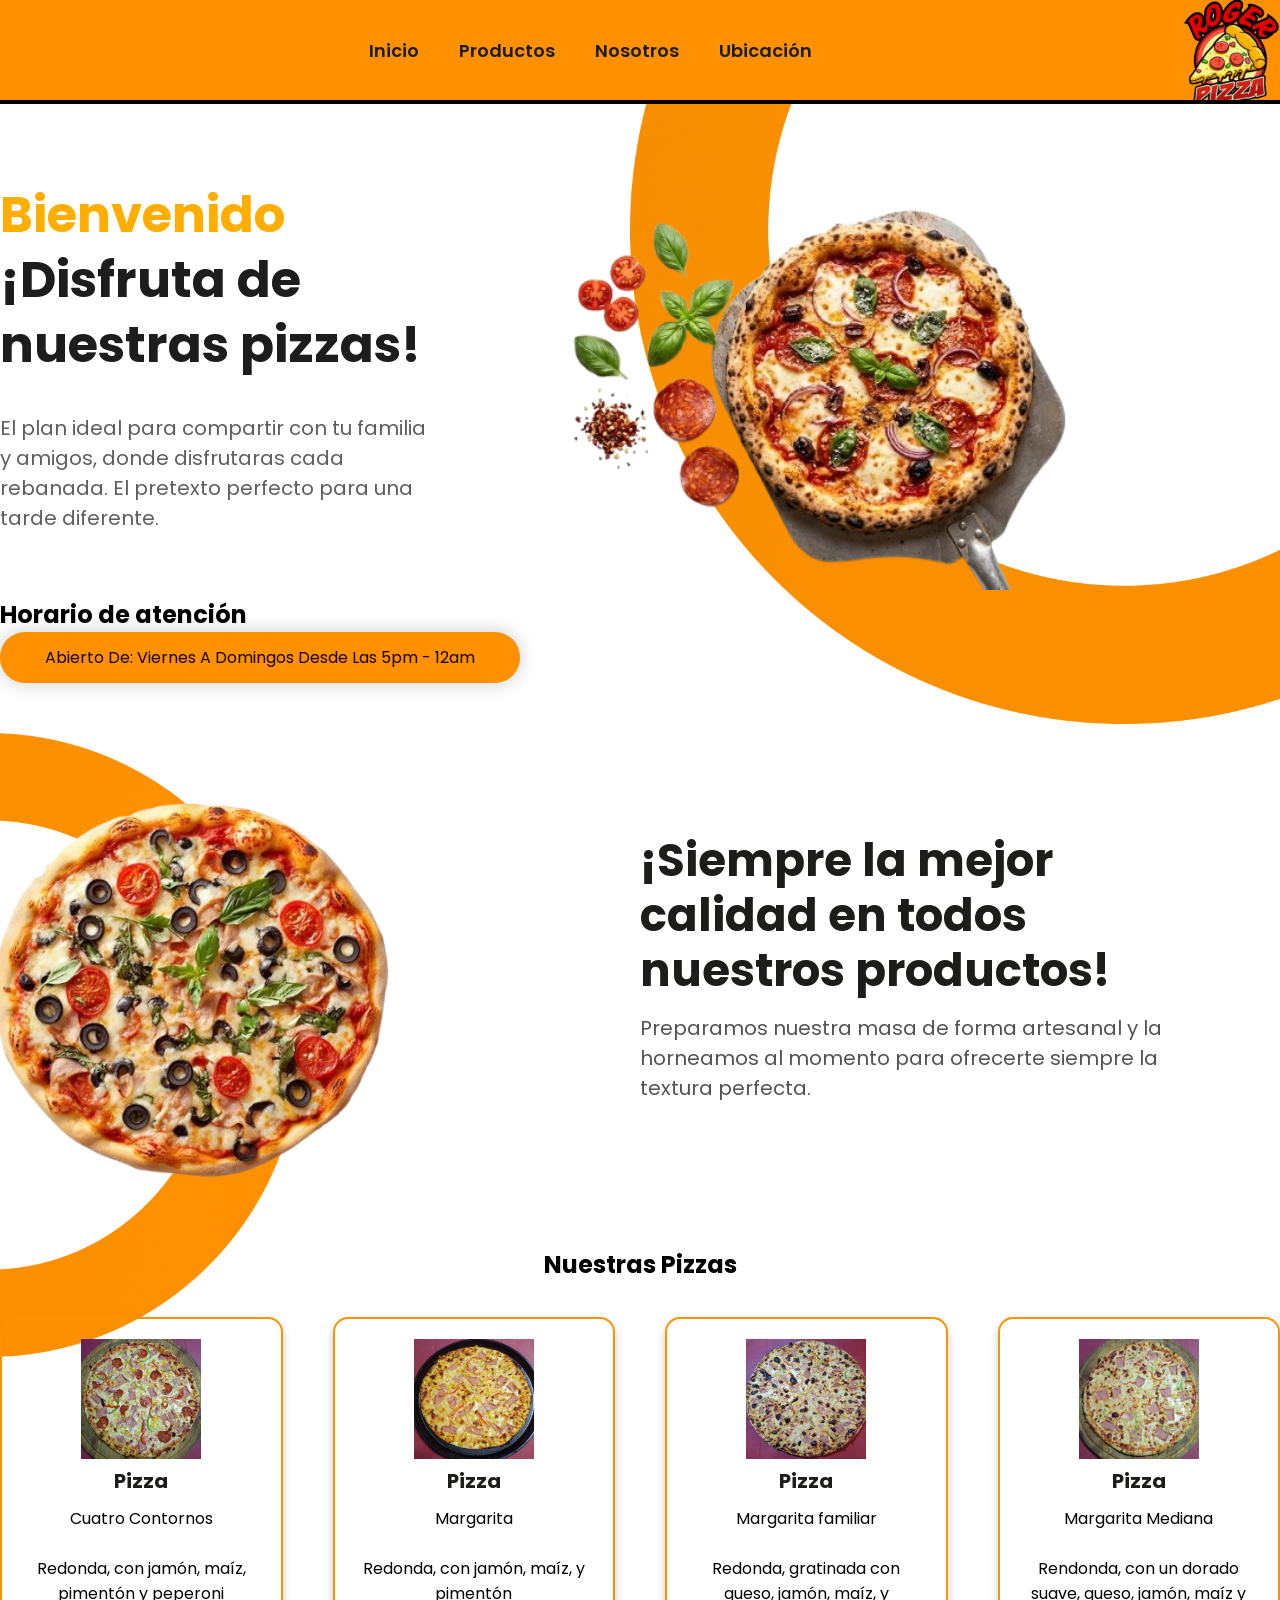
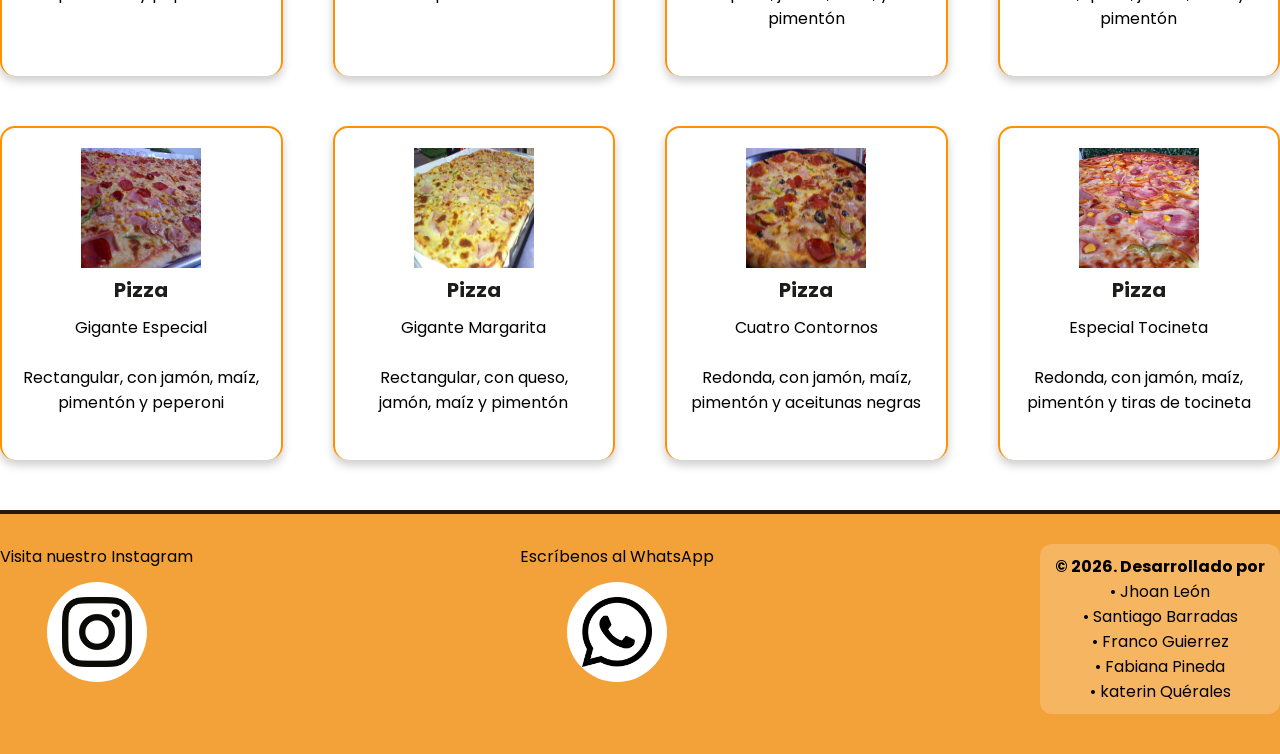
<file: index.html>
<!DOCTYPE html>
<html lang="es">
        
<head>
    <meta charset="UTF-8">
    <meta name="viewport" content="width=device-width, initial-scale=1.0">
    <title>Roger Pizza Web</title>
    <link rel="stylesheet" href="/CSS3/Estilos.css">
    <link rel="stylesheet" href="/CSS3/Responsive.css">
</head>

<body>

<!-- ----------------------------------------------------------------------------------------------------------------------- -->    
  
        <div class="menu">

            <input type="checkbox" id="menu">
            <label for="menu">
            <img src="images/menu.png" class="logo-menu" alt="">
            </label>

            <nav class="navbar">
                <ul>
                    <li><a href="index.html"> Inicio</a></li>
                    <li><a href="#p"> Productos</a></li>
                    <li><a href="pages/nosotros.html">Nosotros</a></li>
                    <li><a href="pages/ubicacion.html">Ubicación</a></li>
                </ul>
            </nav>

             <img src="images/logo-roger-pizzas.png " alt="" width="100px" class="logo">
       
        </div> 

<!-- ----------------------------------------------------------------------------------------------------------------------- -->

    <header class="header" id="i">


    <img class="semi-circulo-1" src="images/semi-circulo-1.png" alt="">

            <div class="header-content container">

                <div class="header-txt">
                    <h1><span>Bienvenido</span> ¡Disfruta de nuestras pizzas!</h1>
                    <p>El plan ideal para compartir con tu familia
                        y amigos, donde disfrutaras cada rebanada. El
                        pretexto perfecto para una tarde diferente.
                    </p>
                </div>

             <div class="header-img">
              <!--Esta parte es para colocar una imagen de la pizza en la parte deracha -->
                 <img src="images/Pizza-derecha-arriva.png" alt="">
             </div>
            </div>

    </header>

<!-- ----------------------------------------------------------------------------------------------------------------------- -->    

<section class="Horas-lavorales container">
        <h2>Horario de atención </h2>
    <p class="Horario"> Abierto de: viernes a domingos desde las 5pm - 12am</p>

</section>

<!-- ----------------------------------------------------------------------------------------------------------------------- -->

<section class="info">

    <img class="semi-circulo-2" src="images/semi-circulo-2.png" alt="">
    <div class="info-content container">

        <div class="info-img">
            <img src="images/breakfast.png" alt="">
        </div>

        <div class="info-txt">
            <h2>¡Siempre la mejor calidad en todos nuestros productos!</h2>
            <p> Preparamos nuestra masa de forma artesanal
            y la horneamos al momento para ofrecerte siempre la textura perfecta.
             </p>
        </div>

    </div>

</section>

<!-- ----------------------------------------------------------------------------------------------------------------------- -->

<main class="productos container" id="p">

    <h2>Nuestras Pizzas</h2>

    <div class="Box-container">

        <div class="Box">
            <img src="images/Pizza1.jpg" alt="">
            <div class="productos-txt">
                <h3>Pizza</h3>
                <p>Cuatro Contornos</p>
                <p class="precio">Redonda, con jamón, maíz, pimentón y peperoni</p>
            </div>
        </div>

        <div class="Box">
            <img src="images/Pizza2.jpg" alt="">
            <div class="productos-txt">
                <h3>Pizza</h3>
                <p>Margarita</p>
                <p class="precio">Redonda, con jamón, maíz, y pimentón</p>
            </div>
        </div>

        <div class="Box">
            <img src="images/Pizza3.jpg" alt="">
            <div class="productos-txt">
                <h3>Pizza</h3>
                <p>Margarita familiar</p>
                <p class="precio">Redonda, gratinada con queso, jamón, maíz, y pimentón</p>
            </div>
        </div>

        <div class="Box">
            <img src="images/Pizza4.jpg" alt="">
            <div class="productos-txt">
                <h3>Pizza</h3>
                <p>Margarita Mediana</p>
                <p class="precio">Rendonda, con un dorado suave, queso, jamón, maíz y pimentón</p>
            </div>
        </div>

        <div class="Box">
            <img src="images/Pizza5.jpg" alt="">
            <div class="productos-txt">
                <h3>Pizza</h3>
                <p>Gigante Especial</p>
                <p class="precio">Rectangular, con jamón, maíz, pimentón y peperoni</p>
            </div>
        </div>

        <div class="Box">
            <img src="images/Pizza6.jpg" alt="">
            <div class="productos-txt">
                <h3>Pizza</h3>
                <p>Gigante Margarita</p>
                <p class="precio">Rectangular, con queso, jamón, maíz y pimentón</p>
            </div>
        </div>

        <div class="Box">
            <img src="images/Pizza7.jpg" alt="">
            <div class="productos-txt">
                <h3>Pizza</h3>
                <p>Cuatro Contornos</p>
                <p class="precio">Redonda, con jamón, maíz, pimentón y aceitunas negras</p>
            </div>
        </div>

        <div class="Box">
            <img src="images/Pizza8.jpg" alt="">
            <div class="productos-txt">
                <h3>Pizza</h3>
                <p>Especial Tocineta</p>
                <p class="precio">Redonda, con jamón, maíz, pimentón y tiras de tocineta</p>
            </div>
        </div>

    </div>

</main>

<!-- ----------------------------------------------------------------------------------------------------------------------- -->

<!-- <section class="imagen-menu container">

    <div class="menu-txt">
        <h2>Nuestro Menú</h2>
        <p>Desde opciones individuales hasta nuestra pizza gigante para compartir a lo grande.
         Elige tu favorita y acompáñala con bebidas frías o una deliciosa barquilla.</p>
    </div>

    <div class="menu-img">
        <img src="images/menu-de-pizzas.jpg" alt="">
    </div>

</section> -->

<!-- ----------------------------------------------------------------------------------------------------------------------- -->

<footer class="footer" id="c">

    <div class="footer-content container">

        <div class="Instagram">
         <p>Visita nuestro Instagram</p>
            <a href="https://www.instagram.com/rogerpizzapavia/" aria-label="Visita nuestro perfil de instagram" target="_blank">
            <img class="icono-insta" src="images/instagram-glyph-seeklogo.ico" alt="instagram">
            </a>
        </div>
        
        <div class="whatsapp">
         <p>Escríbenos al WhatsApp</p>
            <a href="https://wa.link/tfyxzp" aria-label="Contactanos por whatsapp" target="_blank">
            <img class="icono-whatapp" src="images/whatsapp-glyph-black.ico" alt="whatsapp">
            </a>
       </div>

    <div class="Desarrolladores">
        <h4>© 2026. Desarrollado por</h4>
        <ul>
            <li>• Jhoan León</li>
            <li>• Santiago Barradas</li>
            <li>• Franco Guierrez</li>
            <li>• Fabiana Pineda</li>
            <li>• katerin Quérales</li>
        </ul>
    </div>

    </div>

</footer>

<!-- ----------------------------------------------------------------------------------------------------------------------- -->

</body>

</html>
</file>
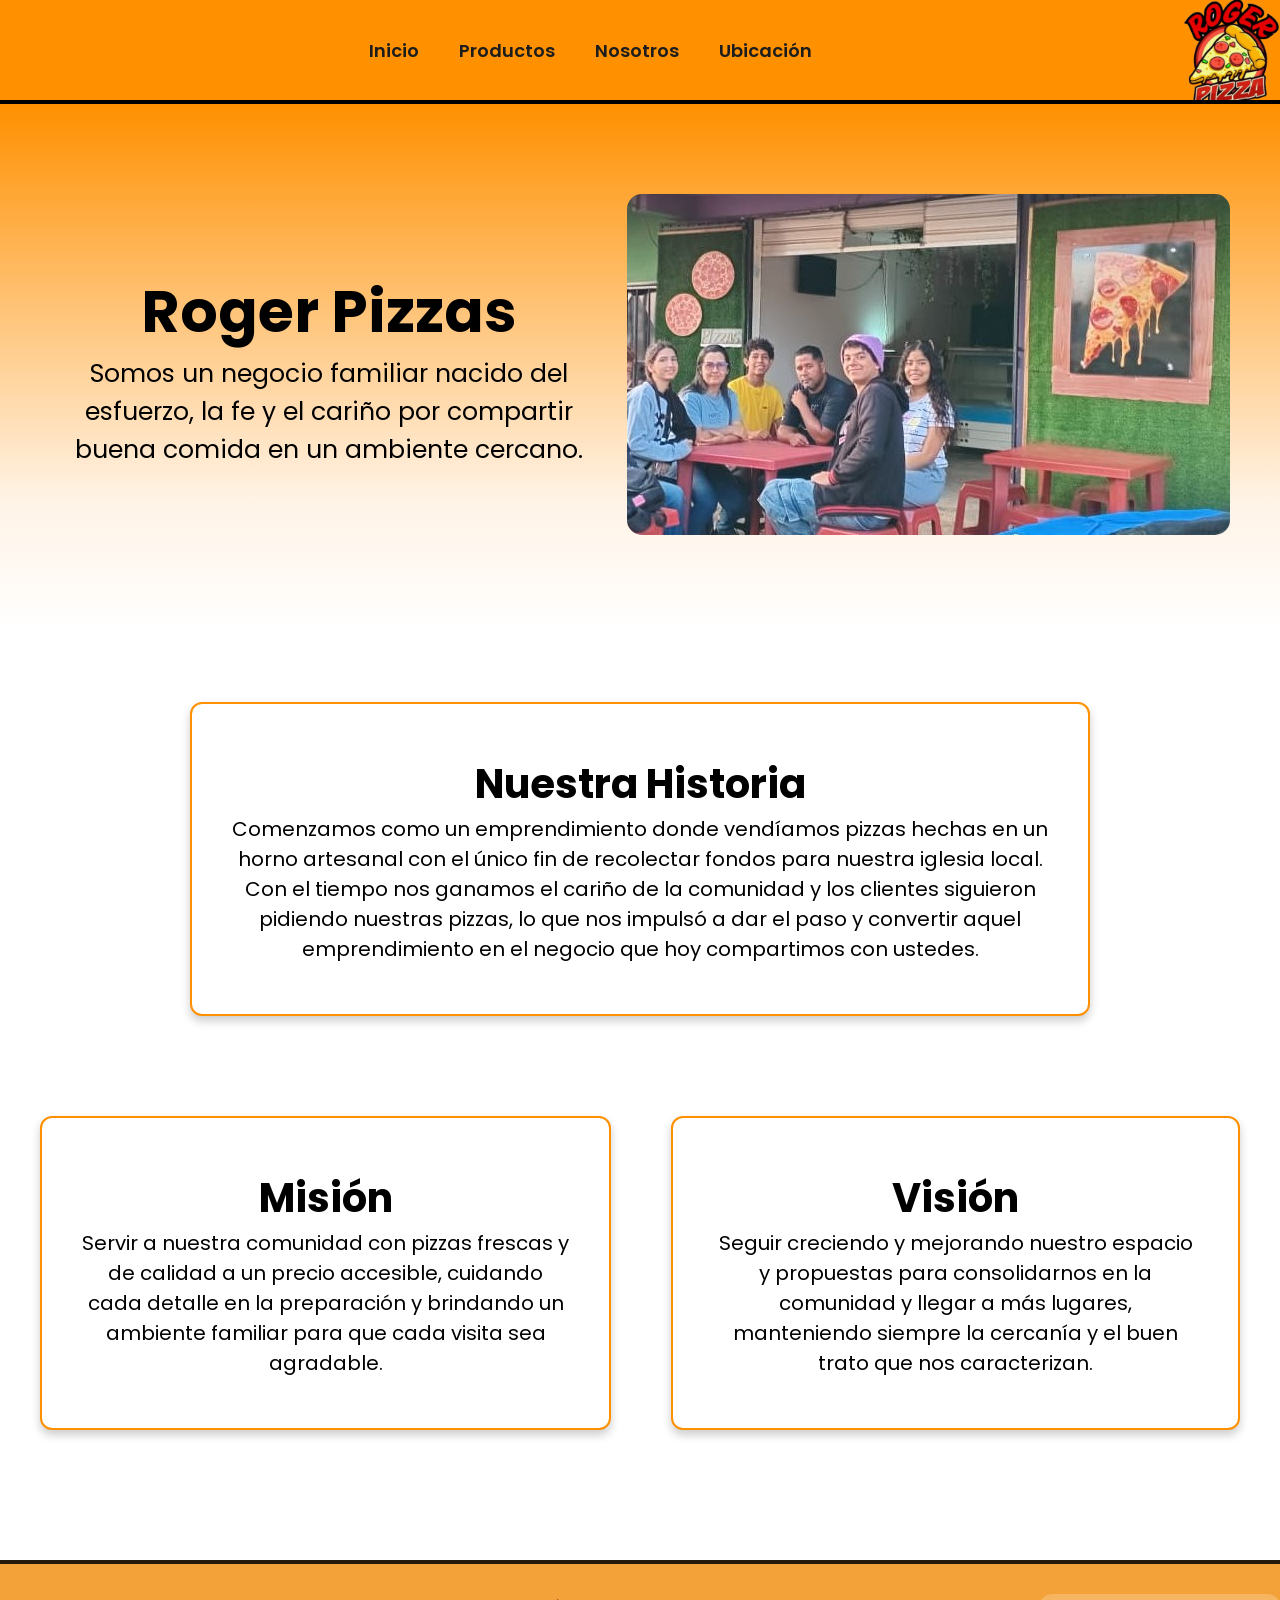
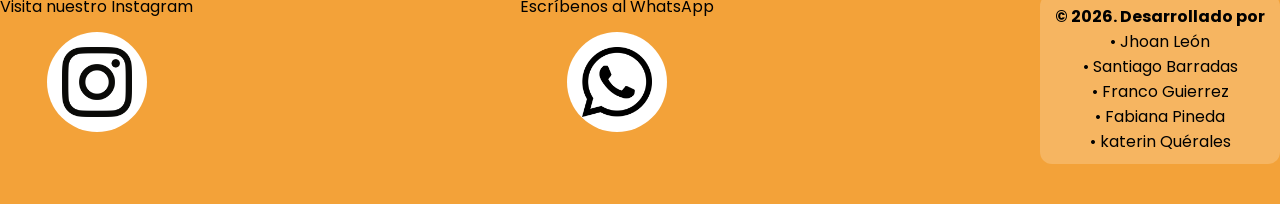
<file: pages/nosotros.html>
<!DOCTYPE html>
<html lang="es">
        
<head>
    <meta charset="UTF-8">
    <meta name="viewport" content="width=device-width, initial-scale=1.0">
    <title>Roger Pizza Web</title>
    <link rel="stylesheet" href="../CSS3/Estilos.css">
    <link rel="stylesheet" href="../CSS3/Responsive.css">
    <link rel="stylesheet" href="../CSS3/pageNosotros.css">
</head>

<body>
  
<!-- ----------------------------------------------------------------------------------------------------------------------- -->


        <div class="menu">

            <input type="checkbox" id="menu">
            <label for="menu">
            <img src="../images/menu.png" class="logo-menu" alt="">
            </label>

            <nav class="navbar">
                <ul>
                    <li><a href="../index.html"> Inicio</a></li>
                    <li><a href="../index.html#p"> Productos</a></li>
                    <li><a href="../pages/nosotros.html">Nosotros</a></li>
                    <li><a href="../pages/ubicacion.html">Ubicación</a></li>
                </ul>
            </nav>

             <img src="../images/logo-roger-pizzas.png " alt="" width="100px" class="logo">
       
        </div> 

<!-- ----------------------------------------------------------------------------------------------------------------------- -->

    <main>

        <section class="nosotros">
            <div class="nosotros-txt">
                <h1 class="Comunidad">Roger Pizzas</h1>
                <p>Somos un negocio familiar nacido del esfuerzo, la fe y el cariño por compartir
                    buena comida en un ambiente cercano.
                </p>
            </div>
            <div class="nosotros-img">    
                <img src="../images/Nosotros.jpg" alt="">
            </div>
        </section>


        <section class="historia tarjeta">
            <h2>Nuestra Historia</h2>
            <p>
                Comenzamos como un emprendimiento donde vendíamos pizzas hechas en un horno artesanal
                con el único fin de recolectar fondos para nuestra iglesia local. Con el tiempo nos ganamos el
                cariño de la comunidad y los clientes siguieron pidiendo nuestras pizzas, lo que nos impulsó 
                a dar el paso y convertir aquel emprendimiento en el negocio que hoy compartimos con ustedes.
            </p>
        </section>

        <section class="Misión-Visión">

            <div class="Misión tarjeta">
                <h2>Misión</h2>
                    <p>
                        Servir a nuestra comunidad con pizzas frescas y de calidad a un precio accesible,
                        cuidando cada detalle en la preparación y brindando un ambiente familiar para que 
                        cada visita sea agradable.
                    </p>
            </div>

            <div class="Visión tarjeta">
                <h2>Visión</h2>
                    <p>
                        Seguir creciendo y mejorando nuestro espacio y propuestas para consolidarnos en la
                        comunidad y llegar a más lugares, manteniendo siempre la cercanía y el buen trato
                        que nos caracterizan.
                    </p>
            </div>

        </section>

    </main>
    
<!-- ----------------------------------------------------------------------------------------------------------------------- -->

        <footer class="footer" id="c">

    <div class="footer-content container">

        <div class="Instagram">
         <p>Visita nuestro Instagram</p>
            <a href="https://www.instagram.com/rogerpizzapavia/" aria-label="Visita nuestro perfil de instagram" target="_blank">
            <img class="icono-insta" src="../images/instagram-glyph-seeklogo.ico" alt="instagram">
            </a>
        </div>
        
        <div class="whatsapp">
         <p>Escríbenos al WhatsApp</p>
            <a href="https://wa.link/tfyxzp" aria-label="Contactanos por whatsapp" target="_blank">
            <img class="icono-whatapp" src="../images/whatsapp-glyph-black.ico" alt="whatsapp">
            </a>
       </div>

    <div class="Desarrolladores">
        <h4>© 2026. Desarrollado por</h4>
        <ul>
            <li>• Jhoan León</li>
            <li>• Santiago Barradas</li>
            <li>• Franco Guierrez</li>
            <li>• Fabiana Pineda</li>
            <li>• katerin Quérales</li>
        </ul>
    </div>

    </div>

</footer>
</body>      
</html>
</file>
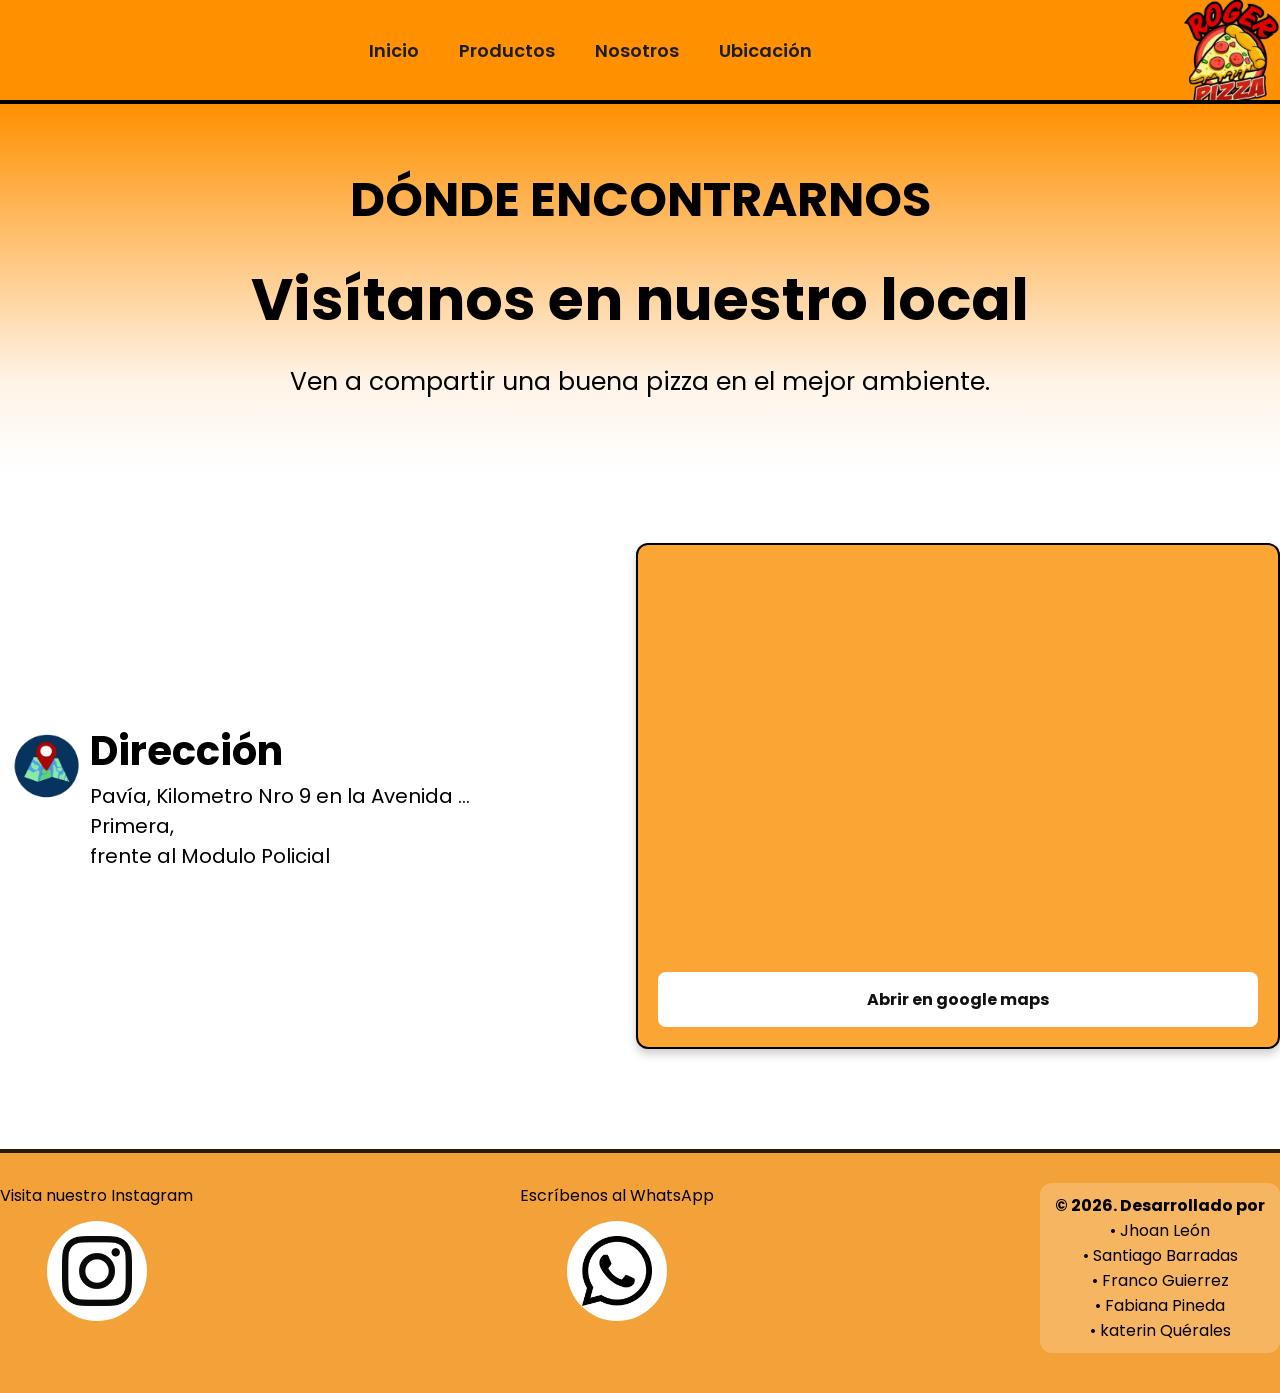
<file: pages/ubicacion.html>
<!DOCTYPE html>
<html lang="es">
        
<head>
    <meta charset="UTF-8">
    <meta name="viewport" content="width=device-width, initial-scale=1.0">
    <title>Roger Pizza Web</title>
    <link rel="stylesheet" href="../CSS3/Estilos.css">
    <link rel="stylesheet" href="../CSS3/Responsive.css">
    <link rel="stylesheet" href="../CSS3/pageUbicacion.css">
</head>

<body>

<!-- ----------------------------------------------------------------------------------------------------------------------- -->

        <div class="menu">

            <input type="checkbox" id="menu">
            <label for="menu">
            <img src="../images/menu.png" class="logo-menu" alt="">
            </label>

            <nav class="navbar">
                <ul>
                    <li><a href="../index.html"> Inicio</a></li>
                    <li><a href="../index.html#p"> Productos</a></li>
                    <li><a href="../pages/nosotros.html">Nosotros</a></li>
                    <li><a href="../pages/ubicacion.html">Ubicación</a></li>
                </ul>
            </nav>

             <img src="../images/logo-roger-pizzas.png " alt="" width="100px" class="logo">
       
        </div> 

<!-- ----------------------------------------------------------------------------------------------------------------------- -->

<main>

    <section class="ubicacion">
        <div class="ubicacion-txt">
            <h2>DÓNDE ENCONTRARNOS</h2>
            <h1>Visítanos en nuestro local</h1>
            <p>Ven a compartir una buena pizza en el mejor ambiente.</p>
        </div>
    </section>


     <section class="direccion">
        <div class="direccion-info">
            <div class="direccion-img">
                <img src="../images/ubicación.png" alt="">
            </div>
        <div class="direccion-txt">
            <h2>Dirección</h2>
            <p>Pavía, Kilometro Nro 9 en la Avenida ... Primera,
                <br> frente al Modulo Policial</p>   
        </div>
        </div>
        <div class="direccion-maps">    

            <iframe src="https://www.google.com/maps/embed?pb=!1m17!1m12!1m3!1d3927.97200853594!2d-69.43810752496749!3d10.101376890009442!2m3!1f0!2f0!3f0!3m2!1i1024!2i768!4f13.1!3m2!1m1!2zMTDCsDA2JzA1LjAiTiA2OcKwMjYnMDcuOSJX!5e0!3m2!1ses!2sve!4v1795556520611!5m2!1ses!2sve"
            allowfullscreen="" loading="lazy" referrerpolicy="strict-origin-when-cross-origin"></iframe>

            <!-- <iframe src="https://www.google.com/maps/embed?pb=!1m18!1m12!1m3!1d104982.52558800655!2d-69.35195780434907!3d9.958234582753256!2m3!1f0!2f0!3f0!3m2!1i1024!2i768!4f13.1!3m3!1m2!1s0x8e8766ed0e842e87%3A0x9750d6b83fe4bfdf!2sObelisco%20de%20Barquisimeto!5e0!3m2!1ses!2sve!4v1795486685446!5m2!1ses!2sve"
            allowfullscreen="" loading="lazy" referrerpolicy="strict-origin-when-cross-origin"></iframe>
         -->
        <a class="boton-maps" href="https://maps.app.goo.gl/wF2aevLLWtCZkSNM9" target="_blank" rel="noopener noreferrer">Abrir en google maps</a>
        </div>
    </section>


        
</main>

<!-- ----------------------------------------------------------------------------------------------------------------------- -->

       <footer class="footer" id="c">

    <div class="footer-content container">

        <div class="Instagram">
         <p>Visita nuestro Instagram</p>
            <a href="https://www.instagram.com/rogerpizzapavia/" aria-label="Visita nuestro perfil de instagram" target="_blank">
            <img class="icono-insta" src="../images/instagram-glyph-seeklogo.ico" alt="instagram">
            </a>
        </div>
        
        <div class="whatsapp">
         <p>Escríbenos al WhatsApp</p>
            <a href="https://wa.link/tfyxzp" aria-label="Contactanos por whatsapp" target="_blank">
            <img class="icono-whatapp" src="../images/whatsapp-glyph-black.ico" alt="whatsapp">
            </a>
       </div>

    <div class="Desarrolladores">
        <h4>© 2026. Desarrollado por</h4>
        <ul>
            <li>• Jhoan León</li>
            <li>• Santiago Barradas</li>
            <li>• Franco Guierrez</li>
            <li>• Fabiana Pineda</li>
            <li>• katerin Quérales</li>
        </ul>
    </div>

    </div>

</footer>
</body>      
</html>
</file>
<file: CSS3/Estilos.css>
@import url('https://fonts.googleapis.com/css2?family=Poppins:wght@400;500;600;700;800&display=swap');

body,html{
    font-family: "Poppins", sans-serif;
}

* {
    margin: 0;
    padding: 0;
    box-sizing: border-box;
    text-decoration: none;
    list-style: none;
}

.container {
    max-width: 1300px;
    margin: 0 auto;
}


.menu {
    position: sticky;
    top: 0;
    z-index: 1001;
    background-color:  #FF9000 ;
    display: flex;
    align-items: center;
    justify-content: space-between;
    border-bottom: 4px solid black;
}

.menu .navbar ul li {
    float: left;
}

.menu .navbar ul li a {
    font-size: 18px;
    padding: 20px;
    font-weight: 600;
    color: #1D1D1D;
    display: block;
}

.menu .navbar ul li a:hover{
    color: #FFFFFF;
}

#menu{
    display: none;
}

.logo-menu{
    width: 25px;
}

.logo-menu{
    cursor: pointer;
}

.logo-menu{
    display: none;
}

.semi-circulo-1 {
    position: absolute;
    width: 650px;
    top: 99px;
    right: 0;
    z-index: -1;
}

.header-img img{
    margin-top: 50px;
    width: 800px;
}

.header-content {
    display: flex;
    align-items: center;
}

.header-txt{
    width: 50%;
    margin-right: 50px;
    margin-top: 60px;
}

.header-txt h1{
    font-size: 50px;
    line-height: 65px;
    color: #1D1D1D;
    margin-bottom: 35px;
}

.header-txt p{
    font-size: 20px;
    color: #5e5e5e;
    margin-bottom: 45px;
}

.header-txt span{
    color: #ffae00;
}


.Horario{
    display: inline-block;
    padding: 13px 45px;
    border-radius: 25px;
    background-color: #ff9000;
    font-size: 16px;
    color: rgb(21, 1, 1);
    text-transform: capitalize;
    box-shadow: 0 0 20px rgba(0, 0, 0, 0.2);
}

.Pizzas-clasicas-content{
    display: flex;
}


.semi-circulo-2{
    position: absolute;
    width: 300px;
    z-index: -1;
    top: 50px;
}

.info{
    padding: 80px 0 30px 0;
    position: relative;
}

.info-content{
    display: flex;
    align-items: center;
}

.info-img{
    width: 50%;
    text-align: left;
}

.info-img img{
    width: 450px;
    margin-left: -30px;
}

.info-txt{
    width: 45%;
}

.info-txt h2{
    font-size: 45px;
    line-height: 55px;
    color: #1D1D1B;
    margin-bottom: 15px;
}

.info-txt p{
    font-size: 20px;
    color: #535353;
    margin-bottom: 45px;
}

.productos{
    padding: 0 0 50px 0;
    text-align: center;
}

.Box-container{
    margin-top: 35px;
    display: grid;
    grid-template-columns: repeat(auto-fit, minmax(250px, 1fr));
    gap: 50px;
}

.Box{
    border-top: 2px solid #ff9000;
    border-left: 2px solid #FF9000;
    border-right: 2px solid #FF9000;
    padding: 20px;
    border-radius: 15px;
    z-index: 1000;
    box-shadow: 0 5px 10px rgba(0, 0, 0, 0.2);
}

.Box:hover img{
    transform: scale(1.1);
    transition: transform 0.2s ease;
}


.Box img{
    width: 120px;
    height: 120px;
}

.productos-txt h3{
    font-size: 20px;
    color: #1D1D1B;
    margin-bottom: 10px;
}

.productos-txt p{
    margin-bottom: 25px;
}
    
.imagen-menu{
    padding: 30px 0;
    display: flex;
    align-items: center;
}

.imagen-menu h2{
    font-size: 45px;
    line-height: 55px;
    color: #1D1D1B;
    margin-bottom: 15px;
}

.imagen-menu p {
    font-size: 16px;
    color: #535353;
    margin-bottom: 45px;
}

.menu-txt{
    width: 50%;
}

.menu-txt p{
    font-size: 20px;
}

.menu-img{
    width: 50%;
    text-align: center;
}

.menu-img img{
    width: 450px;
}


.footer{
    padding: 30px 0;
    background-color: #f3a239;
    border-top: 4px solid #251a0c;
}

 .footer-content{
    display: flex;
    justify-content: space-between;
    text-align: center; 
} 

.Instagram a, .whatsapp a{
   display: inline-flex;
    background-color: #FFFFFF;
    justify-content: center;
    align-items: center;
    border-radius: 50%;
     width: 100px;
    height: 100px;
   

}

.Instagram p, .whatsapp p{
    margin-bottom: 13px;
}

.icono-insta, .icono-whatapp{
    width: 70px;
}

.Desarrolladores{
   
  background-color: rgba(255, 255, 255, 0.2); 
  padding: 10px 15px;   
   border-radius: 12px;
    font-size: 16px;
    margin-bottom: 10px;
}
</file>
<file: CSS3/Responsive.css>
@media (max-width: 991px){

    .logo{
       display: block; 
       width: 100px;
       margin: 0 auto;
    }

    .logo-menu{
        display: block;
    }

    .menu{
       padding: 20px;
       justify-content: center;
    }

    .menu label{
        padding: 20px;
        left: 20px;
        position: absolute;
        display: block;
        top: 20px;
    }

    .menu .navbar{
        position: absolute;
        top: 80px;
        left: 0;
        right: 0;
        background-color: #ff9000;
        display: none;
    }

    .menu .navbar ul li{
        width: 100%;
    }

    .menu .navbar ul li a:hover{
        color: #FFFFFF;
    }

    .Horas-lavorales h2{
        text-align: center;
        margin-bottom: 10px;
    }

    .Horario{
        display: block;
        width: fit-content;
        margin: 0 auto;
    }


   #menu:checked ~ .navbar{
    display: initial;
   }

    .semi-circulo-1{
        display: none;
    }

    .header-content{
        padding: 100px 30px 30px 30px;
        flex-direction: column;
    }

    .header-content h1{
        margin-top: 40px;
    }

    .header-txt{
        text-align: center;
        width: 100%;
        margin: 0 0 25px 0;
    }

    .header-txt h1{
        font-size: 45px;
        line-height: 55px;
        margin-bottom: 20px;
    }

    .header-txt p{
        margin-bottom: 20px;
    }

    .header-img{
        width: 100%;
        text-align: center;
    }

    .header-img img{
        width: 300px;
    }

    .info{
        padding: 30px;
    }

    .semi-circulo-2{
        display: none;
    }

    .info-content{
        flex-direction: column;
    }

    .info-img{
        width: 100%;
        text-align: center;
    }

    .info-img img{
        width: 250px;
        margin-left: 0;
    }

    .info-txt{
        width: 100%;
        text-align: center;
    }

    .productos{
        padding: 30px;
    }

    .Box-container{
        margin-top: 25px;
    }

    .imagen-menu{
        flex-direction: column;
        padding: 30px;
    }

    .menu-txt{
        width: 100%;
        text-align: center;
    }

    .menu-img{
        width: 100%;
        text-align: center;
    }

    .menu-img img{
        width: 300px;
    }

    .footer{
        padding: 30px 15px;
    }

    .footer-content{
        flex-direction: row;
        flex-wrap: wrap;
        justify-content: center;
        gap: 20px 15px;
    }

    .Instagram, .whatsapp{
        width: 45%;
        flex-direction: column;
        align-items: center;
    }

    .Desarrolladores{
        width: 100%;
    }
    
}
</file>
<file: CSS3/pageNosotros.css>
.nosotros{
    display: flex;
    background: linear-gradient(180deg, #FF9000 0%, #fff3e6 75%, #ffffff 100%);
    /* background: linear-gradient(180deg, #FF9000 0%, #f26a00 100%); */
    margin: 0 auto;
    align-items: center;
    justify-content: space-between;
    margin-bottom: 70px;
    padding: 90px 50px;
    gap: 20px;
}

.nosotros-txt h1{
    font-size: 58px;
    text-align: center;
}

.nosotros-txt p{
    font-size: 25px;
    text-align: center;
}

.nosotros-img img{
    border-radius: 15px;
}

.tarjeta{
    background-color: #FFFFFF;
    border: 2px solid #FF9000;
    border-radius: 12px;
    max-width: 900px;
    margin: 0 auto;
    margin-bottom: 100px;
    padding: 50px 40px;
    text-align: center;
    box-shadow: 0 5px 10px rgba(0, 0, 0, 0.2);
}

.tarjeta h2{
    font-size: 40px;
}

.tarjeta p{
    font-size: 20px;
}

.tarjeta:hover{
    transform: scale(1.1);
    transition: transform 0.7s ease;
}

.Misión-Visión{
    display: flex;
    justify-content: center;
    gap: 60px;
    max-width: 1200px;
    margin: 30px auto;
}

@media (max-width: 991px) {
    .nosotros{
        flex-direction: column;
        padding: 45px 20px;
        margin-bottom: 40px;
    }

    .nosotros-txt h1{
        font-size: 34px;
        margin-bottom: 12px;
    }

    .nosotros-txt p{
        font-size: 20px;
    }

    .nosotros-img img{
        width: 100%;
        max-width: 550px;
        height: auto;
    }

    .Misión-Visión{
        flex-direction: column;
        gap: 0;
        margin: 0 auto 40px auto;
    }

    .tarjeta{
        margin: 0 15px 40px 15px;
        padding: 35px 22px;
    }

    .tarjeta h2{
        font-size: 28px;
        margin-bottom: 15px;
    }

    .tarjeta p{
        font-size: 20px;
    }
}
</file>
<file: CSS3/pageUbicacion.css>
.ubicacion{
    background: linear-gradient(180deg, #FF9000 0%, #fff3e6 75%, #ffffff 100%);
    margin-bottom: 70px;
    padding: 60px 50px;
}

.ubicacion-txt{
    text-align: center;
}

.ubicacion-txt h2{
    font-size: 48px;
    margin-bottom: 20px;
}

.ubicacion-txt h1{
    font-size: 58px;
    margin-bottom: 20px;
}

.ubicacion-txt p{
    font-size: 25px;
    margin-bottom: 12px;
}

.direccion{
    display: flex;
    align-items: center;
    justify-content: center;
    margin: 0 auto;
    gap: 100px;
    margin-bottom: 100px;
}

.direccion h2{
    font-size: 40px;
}

.direccion p{
    font-size: 20px;
}


.direccion-info{
    display: flex;
}

.direccion-img img{
    width: 90px;;
}

.direccion-maps{
    background-color: #fba535;
    padding: 20px;
    border-radius: 12px;
    border: 2px solid #000000 ;
    box-shadow: 0 5px 10px rgba(0, 0, 0, 0.2);
}

.direccion-maps iframe{
    width: 600px;
    height: 400px;
    border: 0;
}

.boton-maps{
    display: block;
    background-color: #ffffff;
    color: #111111;
    font-weight: bold;
    text-align: center;
    text-decoration: none;
    padding: 15px;
    border-radius: 8px;
}

@media (max-width: 991px) {
    .ubicacion-txt h2{
        font-size: 35px;
        margin-bottom: 12px;
    }

    .ubicacion-txt h1{
        font-size: 34px;
        margin-bottom: 12px;
    }

    .ubicacion-txt p{
        font-size: 25px;
        margin-bottom: 12px;
    }

    .direccion{
       flex-direction: column;
    }

    .direccion p{
        font-size: 23px;
        
    }

    .direccion-maps{
        width: 100%;
        padding: 15px;
    }

    .direccion-maps iframe{
        width: 360px;
        height: 210px;
        border: 0;
}

}
</file>
